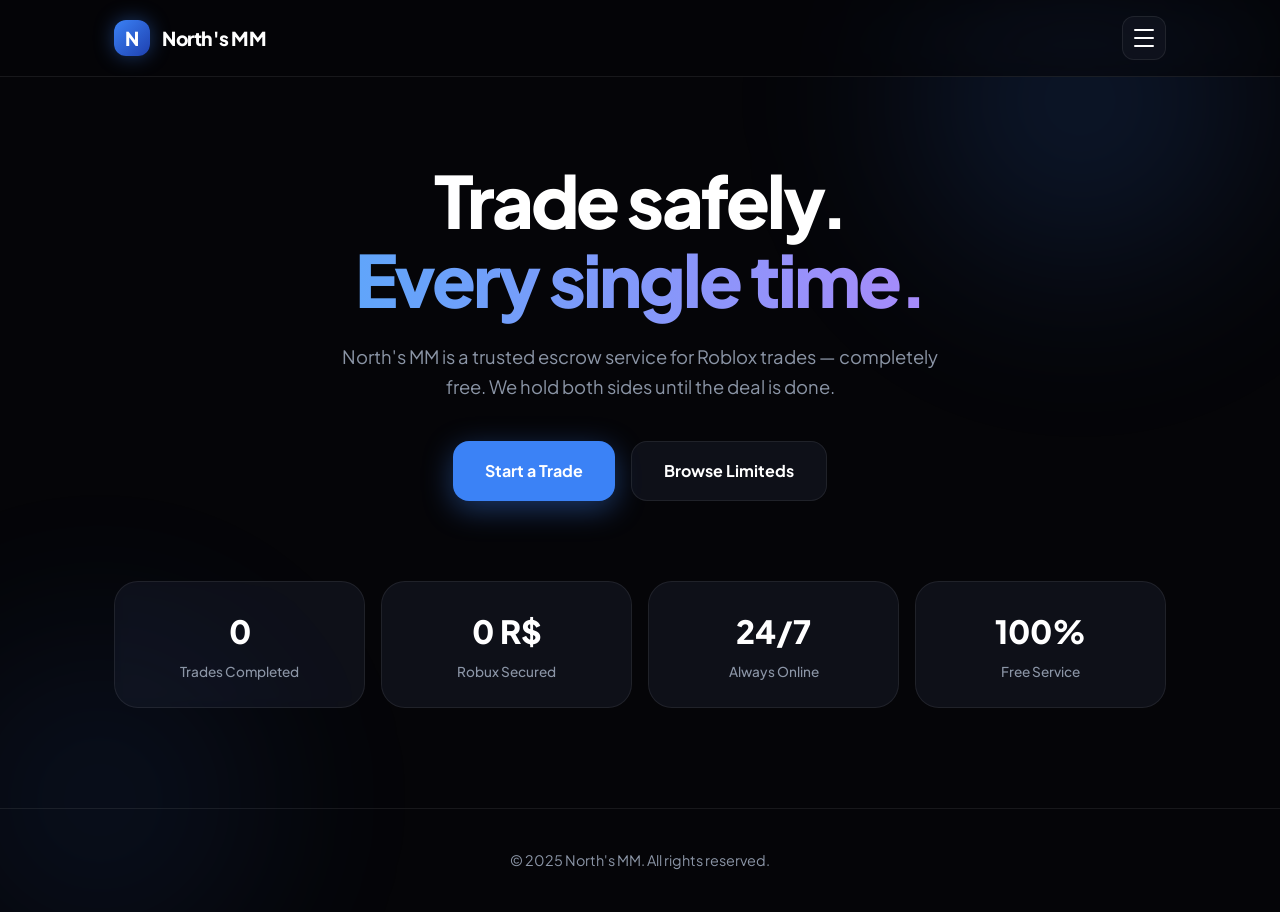
<file: index.html>
<!DOCTYPE html>
<html lang="en">
<head>
<meta charset="UTF-8"><meta name="viewport" content="width=device-width, initial-scale=1.0">
<title>North's MM — Home</title>
<link href="https://fonts.googleapis.com/css2?family=Plus+Jakarta+Sans:wght@400;500;600;700;800&display=swap" rel="stylesheet">
<link rel="stylesheet" href="style.css">
</head>
<body>
<div class="glow glow-top"></div>
<div class="glow glow-mid"></div>

<header>
  <div class="header-inner">
    <a href="index.html" class="brand"><div class="brand-icon">N</div> North's MM</a>
    <button class="menu-btn" id="menuBtn"><span></span><span></span><span></span></button>
  </div>
</header>

<div class="sidebar-overlay" id="sidebarOverlay"></div>
<div class="sidebar" id="sidebar">
  <div class="sidebar-links">
    <a href="index.html" class="current">Home</a>
    <a href="middleman.html">Middleman Services</a>
    <a href="limiteds.html">Buy Limiteds</a>
    <a href="stock.html">Stock</a>
    <a href="https://discord.gg/HAw3NcDvKu" class="highlight">Discord Server</a>
    <a href="faq.html">FAQ</a>
  </div>
</div>

<main>
  <div class="wrap">
    <div class="hero">
      <h1>Trade safely.<br><em>Every single time.</em></h1>
      <p>North's MM is a trusted escrow service for Roblox trades — completely free. We hold both sides until the deal is done.</p>
      <div class="btn-group">
        <a href="https://discord.gg/HAw3NcDvKu" class="btn btn-primary">Start a Trade</a>
        <a href="limiteds.html" class="btn btn-secondary">Browse Limiteds</a>
      </div>
    </div>
    
    <div class="stats-grid">
      <div class="stat-box"><h3>0</h3><p>Trades Completed</p></div>
      <div class="stat-box"><h3>0 R$</h3><p>Robux Secured</p></div>
      <div class="stat-box"><h3>24/7</h3><p>Always Online</p></div>
      <div class="stat-box"><h3>100%</h3><p>Free Service</p></div>
    </div>
  </div>
</main>

<footer>
  <div class="wrap">
    <p>© 2025 North's MM. All rights reserved.</p>
  </div>
</footer>
<script src="script.js"></script>
</body>
</html>
</file>
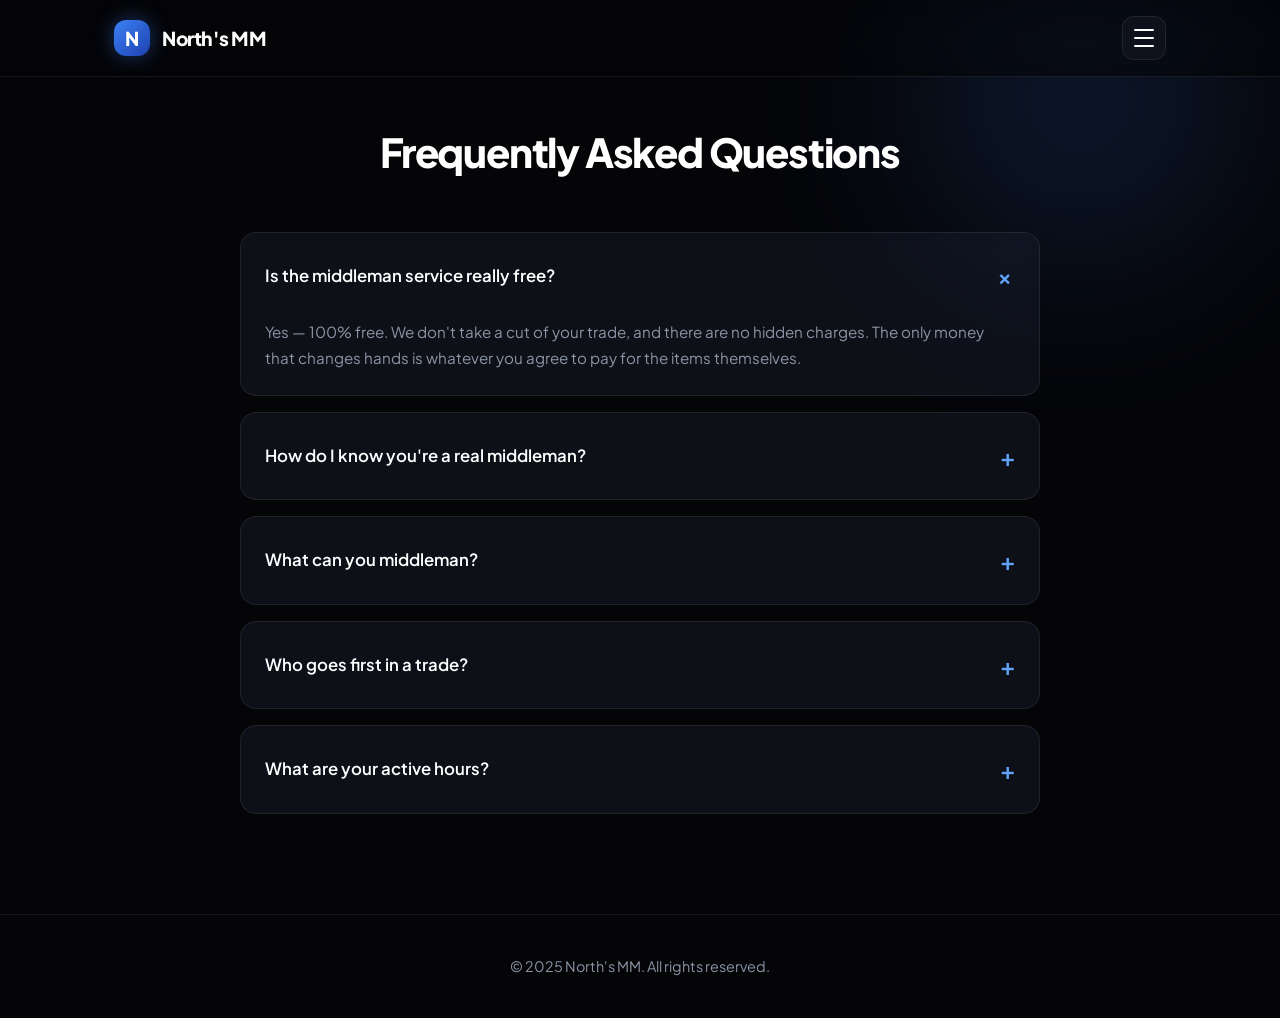
<file: faq.html>
<!DOCTYPE html>
<html lang="en">
<head>
<meta charset="UTF-8"><meta name="viewport" content="width=device-width, initial-scale=1.0">
<title>FAQ — North's MM</title>
<link href="https://fonts.googleapis.com/css2?family=Plus+Jakarta+Sans:wght@400;500;600;700;800&display=swap" rel="stylesheet">
<link rel="stylesheet" href="style.css">
</head>
<body>
<div class="glow glow-top"></div>
<header>
  <div class="header-inner">
    <a href="index.html" class="brand"><div class="brand-icon">N</div> North's MM</a>
    <button class="menu-btn" id="menuBtn"><span></span><span></span><span></span></button>
  </div>
</header>
<div class="sidebar-overlay" id="sidebarOverlay"></div>
<div class="sidebar" id="sidebar">
  <div class="sidebar-links">
    <a href="index.html">Home</a>
    <a href="middleman.html">Middleman Services</a>
    <a href="limiteds.html">Buy Limiteds</a>
    <a href="stock.html">Stock</a>
    <a href="https://discord.gg/HAw3NcDvKu" class="highlight">Discord Server</a>
    <a href="faq.html" class="current">FAQ</a>
  </div>
</div>

<main>
  <div class="wrap">
    <div class="section-head">
      <h2>Frequently Asked Questions</h2>
    </div>

    <div class="faq-list">
      <details open>
        <summary>Is the middleman service really free?</summary>
        <p>Yes — 100% free. We don't take a cut of your trade, and there are no hidden charges. The only money that changes hands is whatever you agree to pay for the items themselves.</p>
      </details>

      <details>
        <summary>How do I know you're a real middleman?</summary>
        <p>Our verified accounts are pinned in the Discord server. Always confirm the username and ID in the server itself before sending anything — anyone messaging you first from a random account is an impersonator.</p>
      </details>

      <details>
        <summary>What can you middleman?</summary>
        <p>Limiteds, collectibles, accounts, Robux, gift cards, and most other Roblox-related trades. If you're unsure, just ask in the server before opening a ticket.</p>
      </details>

      <details>
        <summary>Who goes first in a trade?</summary>
        <p>Neither side trades directly with the other. Both parties send to the middleman account, and items are released once everything is confirmed.</p>
      </details>

      <details>
        <summary>What are your active hours?</summary>
        <p>We are online 24/7, Monday through Sunday. Open a ticket any time — day or night — and we'll get to it as soon as possible.</p>
      </details>
    </div>
  </div>
</main>

<footer><div class="wrap"><p>© 2025 North's MM. All rights reserved.</p></div></footer>
<script src="script.js"></script>
</body>
</html>
</file>
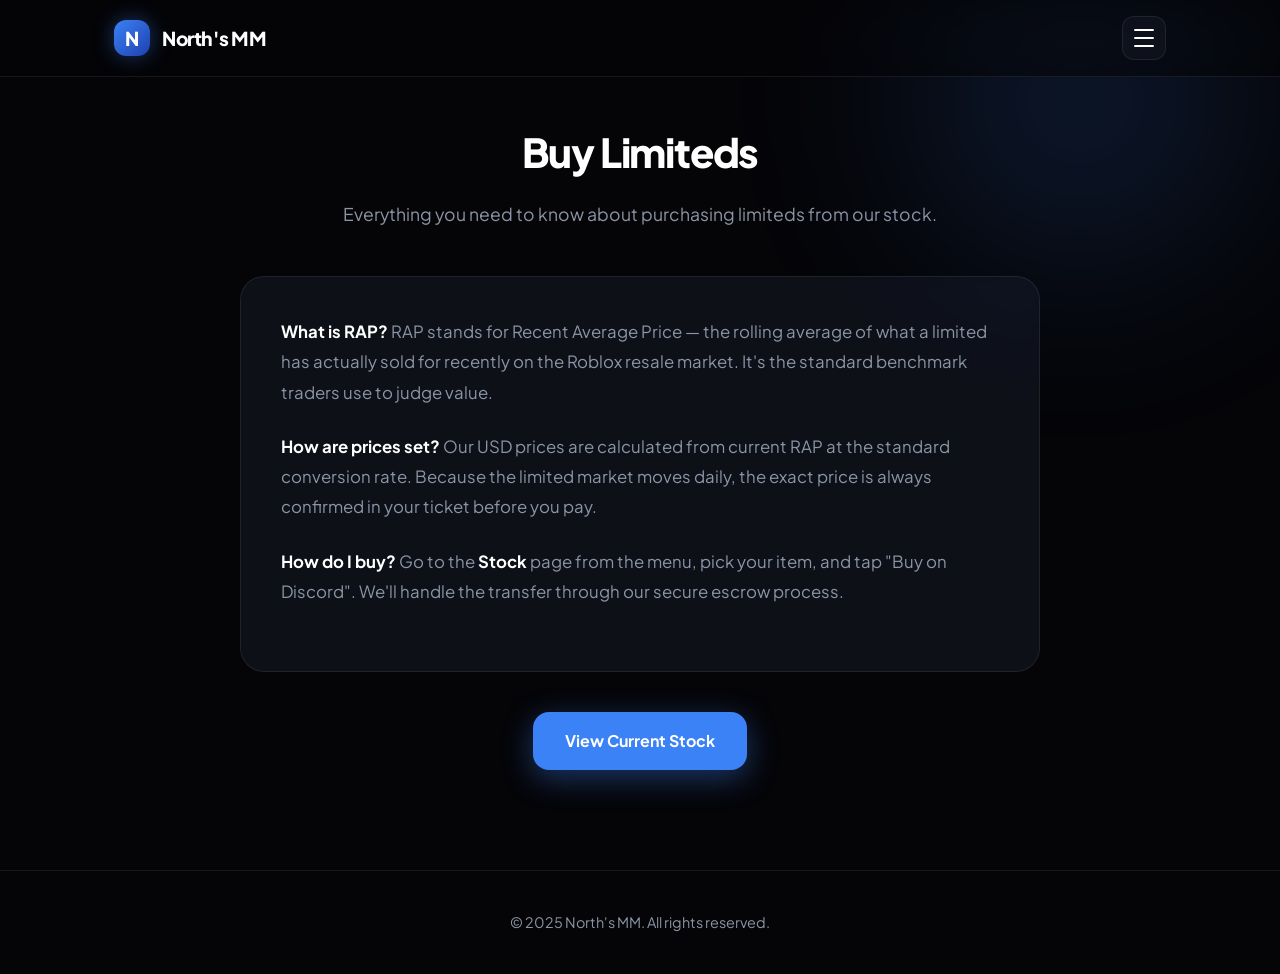
<file: limiteds.html>
<!DOCTYPE html>
<html lang="en">
<head>
<meta charset="UTF-8"><meta name="viewport" content="width=device-width, initial-scale=1.0">
<title>Buy Limiteds — North's MM</title>
<link href="https://fonts.googleapis.com/css2?family=Plus+Jakarta+Sans:wght@400;500;600;700;800&display=swap" rel="stylesheet">
<link rel="stylesheet" href="style.css">
</head>
<body>
<div class="glow glow-top"></div>
<header>
  <div class="header-inner">
    <a href="index.html" class="brand"><div class="brand-icon">N</div> North's MM</a>
    <button class="menu-btn" id="menuBtn"><span></span><span></span><span></span></button>
  </div>
</header>
<div class="sidebar-overlay" id="sidebarOverlay"></div>
<div class="sidebar" id="sidebar">
  <div class="sidebar-links">
    <a href="index.html">Home</a>
    <a href="middleman.html">Middleman Services</a>
    <a href="limiteds.html" class="current">Buy Limiteds</a>
    <a href="stock.html">Stock</a>
    <a href="https://discord.gg/HAw3NcDvKu" class="highlight">Discord Server</a>
    <a href="faq.html">FAQ</a>
  </div>
</div>

<main>
  <div class="wrap">
    <div class="section-head">
      <h2>Buy Limiteds</h2>
      <p>Everything you need to know about purchasing limiteds from our stock.</p>
    </div>

    <div class="info-panel">
      <p><strong>What is RAP?</strong> RAP stands for Recent Average Price — the rolling average of what a limited has actually sold for recently on the Roblox resale market. It's the standard benchmark traders use to judge value.</p>
      <p><strong>How are prices set?</strong> Our USD prices are calculated from current RAP at the standard conversion rate. Because the limited market moves daily, the exact price is always confirmed in your ticket before you pay.</p>
      <p><strong>How do I buy?</strong> Go to the <strong>Stock</strong> page from the menu, pick your item, and tap "Buy on Discord". We'll handle the transfer through our secure escrow process.</p>
    </div>
    
    <div style="text-align: center; margin-top: 40px;">
      <a href="stock.html" class="btn btn-primary">View Current Stock</a>
    </div>
  </div>
</main>

<footer><div class="wrap"><p>© 2025 North's MM. All rights reserved.</p></div></footer>
<script src="script.js"></script>
</body>
</html>
</file>
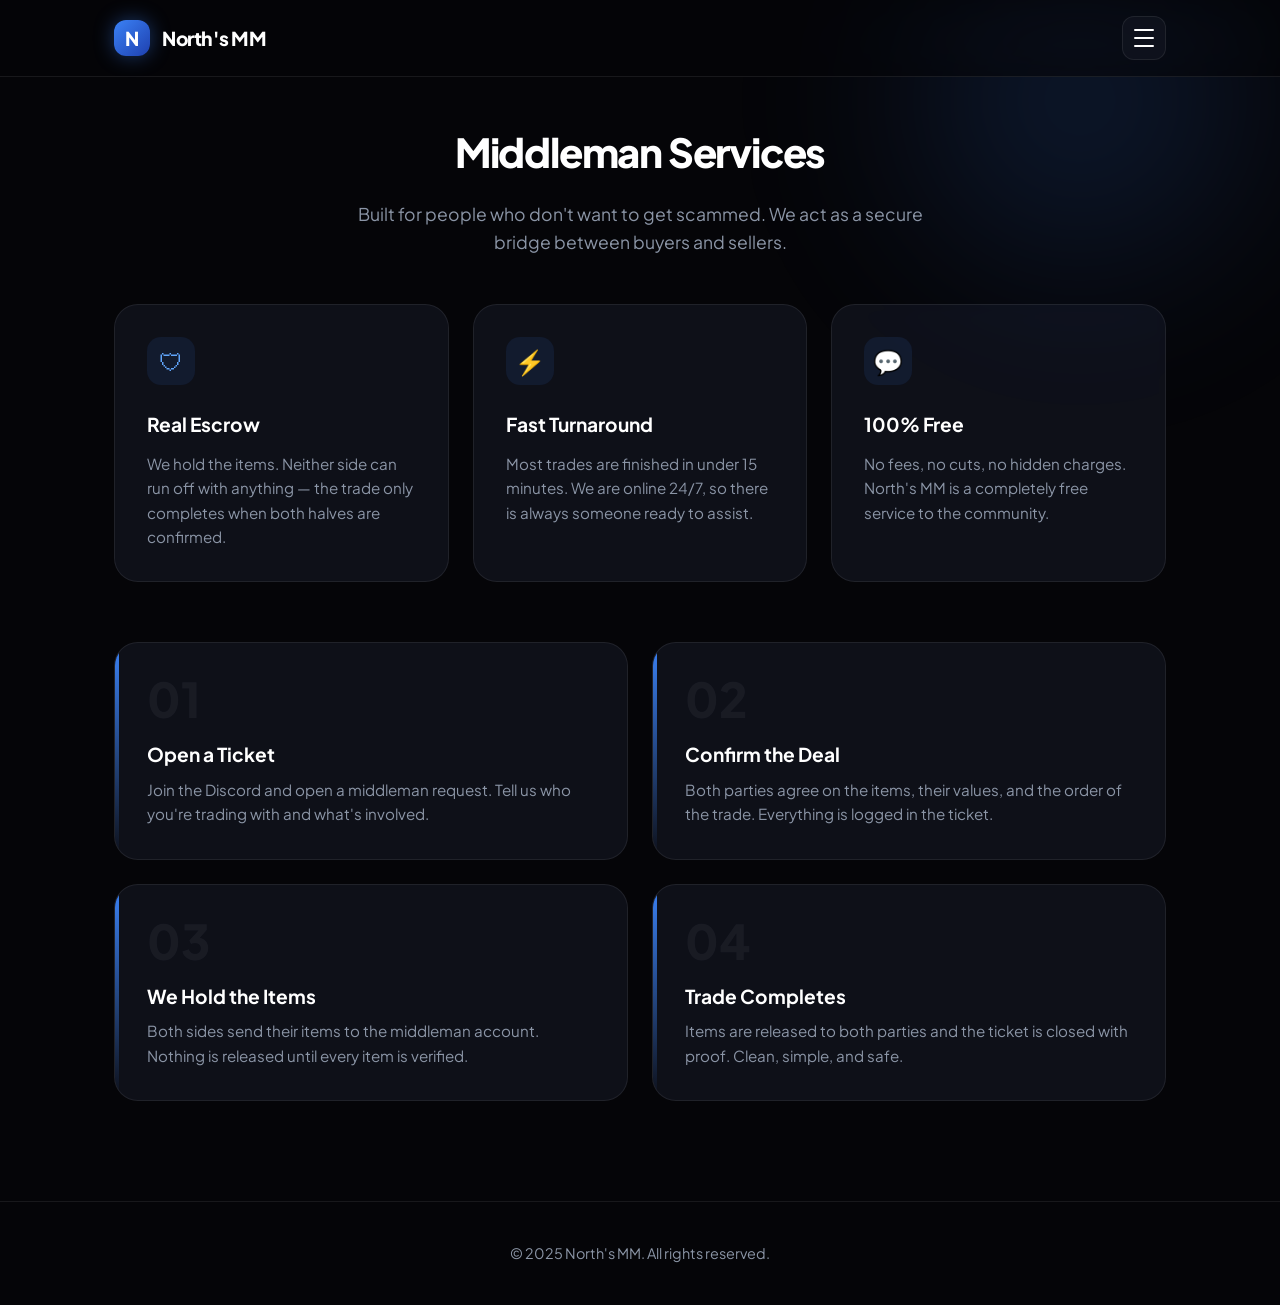
<file: middleman.html>
<!DOCTYPE html>
<html lang="en">
<head>
<meta charset="UTF-8"><meta name="viewport" content="width=device-width, initial-scale=1.0">
<title>Middleman Services — North's MM</title>
<link href="https://fonts.googleapis.com/css2?family=Plus+Jakarta+Sans:wght@400;500;600;700;800&display=swap" rel="stylesheet">
<link rel="stylesheet" href="style.css">
</head>
<body>
<div class="glow glow-top"></div>
<header>
  <div class="header-inner">
    <a href="index.html" class="brand"><div class="brand-icon">N</div> North's MM</a>
    <button class="menu-btn" id="menuBtn"><span></span><span></span><span></span></button>
  </div>
</header>
<div class="sidebar-overlay" id="sidebarOverlay"></div>
<div class="sidebar" id="sidebar">
  <div class="sidebar-links">
    <a href="index.html">Home</a>
    <a href="middleman.html" class="current">Middleman Services</a>
    <a href="limiteds.html">Buy Limiteds</a>
    <a href="stock.html">Stock</a>
    <a href="https://discord.gg/HAw3NcDvKu" class="highlight">Discord Server</a>
    <a href="faq.html">FAQ</a>
  </div>
</div>

<main>
  <div class="wrap">
    <div class="section-head">
      <h2>Middleman Services</h2>
      <p>Built for people who don't want to get scammed. We act as a secure bridge between buyers and sellers.</p>
    </div>

    <div class="feature-grid">
      <div class="feature-card">
        <div class="feature-icon">🛡</div>
        <h3>Real Escrow</h3>
        <p>We hold the items. Neither side can run off with anything — the trade only completes when both halves are confirmed.</p>
      </div>
      <div class="feature-card">
        <div class="feature-icon">⚡</div>
        <h3>Fast Turnaround</h3>
        <p>Most trades are finished in under 15 minutes. We are online 24/7, so there is always someone ready to assist.</p>
      </div>
      <div class="feature-card">
        <div class="feature-icon">💬</div>
        <h3>100% Free</h3>
        <p>No fees, no cuts, no hidden charges. North's MM is a completely free service to the community.</p>
      </div>
    </div>

    <div class="step-grid">
      <div class="step-card">
        <div class="step-num">01</div>
        <h3>Open a Ticket</h3>
        <p>Join the Discord and open a middleman request. Tell us who you're trading with and what's involved.</p>
      </div>
      <div class="step-card">
        <div class="step-num">02</div>
        <h3>Confirm the Deal</h3>
        <p>Both parties agree on the items, their values, and the order of the trade. Everything is logged in the ticket.</p>
      </div>
      <div class="step-card">
        <div class="step-num">03</div>
        <h3>We Hold the Items</h3>
        <p>Both sides send their items to the middleman account. Nothing is released until every item is verified.</p>
      </div>
      <div class="step-card">
        <div class="step-num">04</div>
        <h3>Trade Completes</h3>
        <p>Items are released to both parties and the ticket is closed with proof. Clean, simple, and safe.</p>
      </div>
    </div>
  </div>
</main>

<footer><div class="wrap"><p>© 2025 North's MM. All rights reserved.</p></div></footer>
<script src="script.js"></script>
</body>
</html>
</file>
<file: style.css>
:root {
  --bg: #050508;
  --surface: rgba(20, 24, 35, 0.6);
  --surface-hover: rgba(30, 35, 50, 0.8);
  --border: rgba(255, 255, 255, 0.08);
  --text: #ffffff;
  --text-muted: #8b95a6;
  --accent: #3b82f6;
  --accent-glow: rgba(59, 130, 246, 0.4);
  --accent-bright: #60a5fa;
  --radius: 24px;
  --radius-sm: 16px;
}

* { margin: 0; padding: 0; box-sizing: border-box; }
html { scroll-behavior: smooth; scroll-padding-top: 100px; }

body {
  background-color: var(--bg);
  color: var(--text);
  font-family: 'Plus Jakarta Sans', -apple-system, sans-serif;
  line-height: 1.6;
  -webkit-font-smoothing: antialiased;
  overflow-x: hidden;
  min-height: 100vh;
  display: flex;
  flex-direction: column;
  opacity: 0;
  animation: fadeIn 0.6s ease forwards;
}
@keyframes fadeIn { to { opacity: 1; } }

/* Glows */
.glow {
  position: fixed; width: 600px; height: 600px;
  background: radial-gradient(circle, var(--accent-glow) 0%, transparent 60%);
  border-radius: 50%; pointer-events: none; z-index: -1; filter: blur(80px);
}
.glow-top { top: -200px; right: -100px; opacity: 0.5; }
.glow-mid { bottom: -200px; left: -200px; opacity: 0.3; }

.wrap { max-width: 1100px; margin: 0 auto; padding: 0 24px; width: 100%; }
main { flex-grow: 1; padding-top: 120px; padding-bottom: 100px; }

/* Header & Sidebar */
header {
  position: fixed; top: 0; left: 0; right: 0; z-index: 100;
  background: rgba(5, 5, 8, 0.7); backdrop-filter: blur(20px);
  -webkit-backdrop-filter: blur(20px); border-bottom: 1px solid var(--border);
}
.header-inner {
  display: flex; justify-content: space-between; align-items: center;
  height: 76px; max-width: 1100px; margin: 0 auto; padding: 0 24px;
}
.brand {
  display: flex; align-items: center; gap: 12px;
  font-weight: 800; font-size: 1.2rem; letter-spacing: -0.02em;
  text-decoration: none; color: var(--text); cursor: pointer;
}
.brand-icon {
  width: 36px; height: 36px; border-radius: 12px;
  background: linear-gradient(135deg, var(--accent), #1e40af);
  display: grid; place-items: center; box-shadow: 0 0 20px var(--accent-glow);
}

.menu-btn {
  background: var(--surface); border: 1px solid var(--border);
  width: 44px; height: 44px; border-radius: 12px;
  display: flex; flex-direction: column; justify-content: center; align-items: center; gap: 6px;
  cursor: pointer; transition: all 0.3s ease; z-index: 101;
}
.menu-btn:hover { background: var(--surface-hover); border-color: var(--accent); }
.menu-btn span { display: block; width: 20px; height: 2px; background: var(--text); border-radius: 2px; transition: all 0.3s ease; }
.menu-btn.active span:nth-child(1) { transform: translateY(8px) rotate(45deg); }
.menu-btn.active span:nth-child(2) { opacity: 0; }
.menu-btn.active span:nth-child(3) { transform: translateY(-8px) rotate(-45deg); }

.sidebar-overlay {
  position: fixed; inset: 0; background: rgba(0,0,0,0.6);
  backdrop-filter: blur(4px); opacity: 0; pointer-events: none;
  transition: opacity 0.3s ease; z-index: 99;
}
.sidebar-overlay.active { opacity: 1; pointer-events: all; }

.sidebar {
  position: fixed; top: 0; right: -100%; width: 100%; max-width: 340px; height: 100vh;
  background: rgba(10, 12, 18, 0.98); backdrop-filter: blur(30px);
  border-left: 1px solid var(--border); padding: 100px 32px 40px; z-index: 100;
  transition: right 0.4s cubic-bezier(0.16, 1, 0.3, 1); display: flex; flex-direction: column;
}
.sidebar.active { right: 0; }
.sidebar-links { display: flex; flex-direction: column; gap: 8px; flex-grow: 1; }
.sidebar-links a {
  color: var(--text-muted); text-decoration: none; font-size: 1.1rem; font-weight: 600;
  padding: 16px 20px; border-radius: 12px; transition: all 0.2s ease;
  display: flex; align-items: center; gap: 12px;
}
.sidebar-links a:hover, .sidebar-links a.current { background: var(--surface); color: var(--text); transform: translateX(-4px); }
.sidebar-links a.highlight { color: var(--accent-bright); }

/* Typography & Sections */
.hero { text-align: center; padding: 40px 0 80px; }
.hero h1 { font-size: clamp(2.5rem, 7vw, 4.5rem); line-height: 1.1; letter-spacing: -0.04em; font-weight: 800; margin-bottom: 24px; }
.hero h1 em { font-style: normal; background: linear-gradient(to right, var(--accent-bright), #a78bfa); -webkit-background-clip: text; -webkit-text-fill-color: transparent; }
.hero p { color: var(--text-muted); font-size: 1.15rem; max-width: 600px; margin: 0 auto 40px; }

.section-head { margin-bottom: 48px; text-align: center; }
.section-head h2 { font-size: 2.5rem; font-weight: 800; letter-spacing: -0.03em; margin-bottom: 16px; }
.section-head p { color: var(--text-muted); font-size: 1.1rem; max-width: 600px; margin: 0 auto; }

/* Buttons */
.btn-group { display: flex; gap: 16px; justify-content: center; flex-wrap: wrap; }
.btn {
  display: inline-flex; align-items: center; justify-content: center; gap: 8px;
  padding: 16px 32px; border-radius: 16px; font-weight: 700; font-size: 1rem;
  text-decoration: none; transition: all 0.3s ease; cursor: pointer; border: none;
}
.btn-primary { background: var(--accent); color: #fff; box-shadow: 0 8px 30px var(--accent-glow); }
.btn-primary:hover { transform: translateY(-3px); box-shadow: 0 12px 40px var(--accent-glow); background: var(--accent-bright); }
.btn-secondary { background: var(--surface); color: var(--text); border: 1px solid var(--border); }
.btn-secondary:hover { background: var(--surface-hover); border-color: rgba(255,255,255,0.2); transform: translateY(-3px); }

/* Grids & Cards */
.stats-grid { display: grid; grid-template-columns: repeat(4, 1fr); gap: 16px; }
.stat-box { background: var(--surface); border: 1px solid var(--border); border-radius: var(--radius); padding: 24px; backdrop-filter: blur(10px); text-align: center; }
.stat-box h3 { font-size: 2rem; font-weight: 800; margin-bottom: 4px; }
.stat-box p { font-size: 0.85rem; color: var(--text-muted); font-weight: 500; }

.feature-grid { display: grid; grid-template-columns: repeat(3, 1fr); gap: 24px; margin-bottom: 60px; }
.feature-card { background: var(--surface); border: 1px solid var(--border); border-radius: var(--radius); padding: 32px; backdrop-filter: blur(10px); }
.feature-icon { width: 48px; height: 48px; border-radius: 14px; background: rgba(59, 130, 246, 0.1); display: grid; place-items: center; font-size: 1.5rem; margin-bottom: 24px; color: var(--accent-bright); }
.feature-card h3 { font-size: 1.2rem; margin-bottom: 12px; }
.feature-card p { color: var(--text-muted); font-size: 0.95rem; }

.step-grid { display: grid; grid-template-columns: 1fr 1fr; gap: 24px; }
.step-card { background: var(--surface); border: 1px solid var(--border); border-radius: var(--radius); padding: 32px; position: relative; overflow: hidden; }
.step-card::before { content: ''; position: absolute; top: 0; left: 0; width: 4px; height: 100%; background: linear-gradient(to bottom, var(--accent), transparent); }
.step-num { font-size: 3rem; font-weight: 800; color: rgba(255,255,255,0.05); line-height: 1; margin-bottom: 16px; }
.step-card h3 { font-size: 1.2rem; margin-bottom: 8px; }
.step-card p { color: var(--text-muted); font-size: 0.95rem; }

/* Limiteds & Stock */
.info-panel { background: var(--surface); border: 1px solid var(--border); border-radius: var(--radius); padding: 40px; backdrop-filter: blur(10px); max-width: 800px; margin: 0 auto; }
.info-panel p { color: var(--text-muted); font-size: 1.05rem; margin-bottom: 24px; line-height: 1.8; }
.info-panel strong { color: var(--text); }

.market-grid { display: grid; grid-template-columns: repeat(2, 1fr); gap: 20px; }
.market-item { background: var(--surface); border: 1px solid var(--border); border-radius: var(--radius-sm); padding: 24px; display: flex; justify-content: space-between; align-items: center; backdrop-filter: blur(10px); }
.item-info h3 { font-size: 1.1rem; font-weight: 700; margin-bottom: 4px; }
.item-info .rap { font-size: 0.85rem; color: var(--text-muted); }
.item-price { text-align: right; }
.item-price .usd { font-size: 1.3rem; font-weight: 800; color: var(--accent-bright); }
.item-price .robux { font-size: 0.85rem; color: var(--text-muted); }
.stock-cta { text-align: center; margin-top: 48px; }

/* FAQ */
.faq-list { display: flex; flex-direction: column; gap: 16px; max-width: 800px; margin: 0 auto; }
details { background: var(--surface); border: 1px solid var(--border); border-radius: var(--radius-sm); overflow: hidden; backdrop-filter: blur(10px); }
summary { padding: 24px; cursor: pointer; list-style: none; font-weight: 600; font-size: 1.05rem; display: flex; justify-content: space-between; align-items: center; }
summary::-webkit-details-marker { display: none; }
summary::after { content: '+'; font-size: 1.5rem; color: var(--accent-bright); transition: transform 0.3s ease; }
details[open] summary::after { transform: rotate(45deg); }
details p { padding: 0 24px 24px; color: var(--text-muted); font-size: 0.95rem; line-height: 1.7; }

/* Footer */
footer { padding: 40px 0; border-top: 1px solid var(--border); text-align: center; color: var(--text-muted); font-size: 0.9rem; margin-top: auto; }
.disclaimer { max-width: 600px; margin: 0 auto; font-size: 0.8rem; opacity: 0.6; line-height: 1.8; margin-top: 16px; }

@media (max-width: 900px) {
  .stats-grid { grid-template-columns: repeat(2, 1fr); }
  .feature-grid, .market-grid, .step-grid { grid-template-columns: 1fr; }
}
@media (max-width: 600px) {
  .hero h1 { font-size: 2.5rem; }
  .market-item { flex-direction: column; align-items: flex-start; gap: 16px; }
  .item-price { text-align: left; width: 100%; display: flex; justify-content: space-between; align-items: center; border-top: 1px solid var(--border); padding-top: 16px; }
    }
</file>
